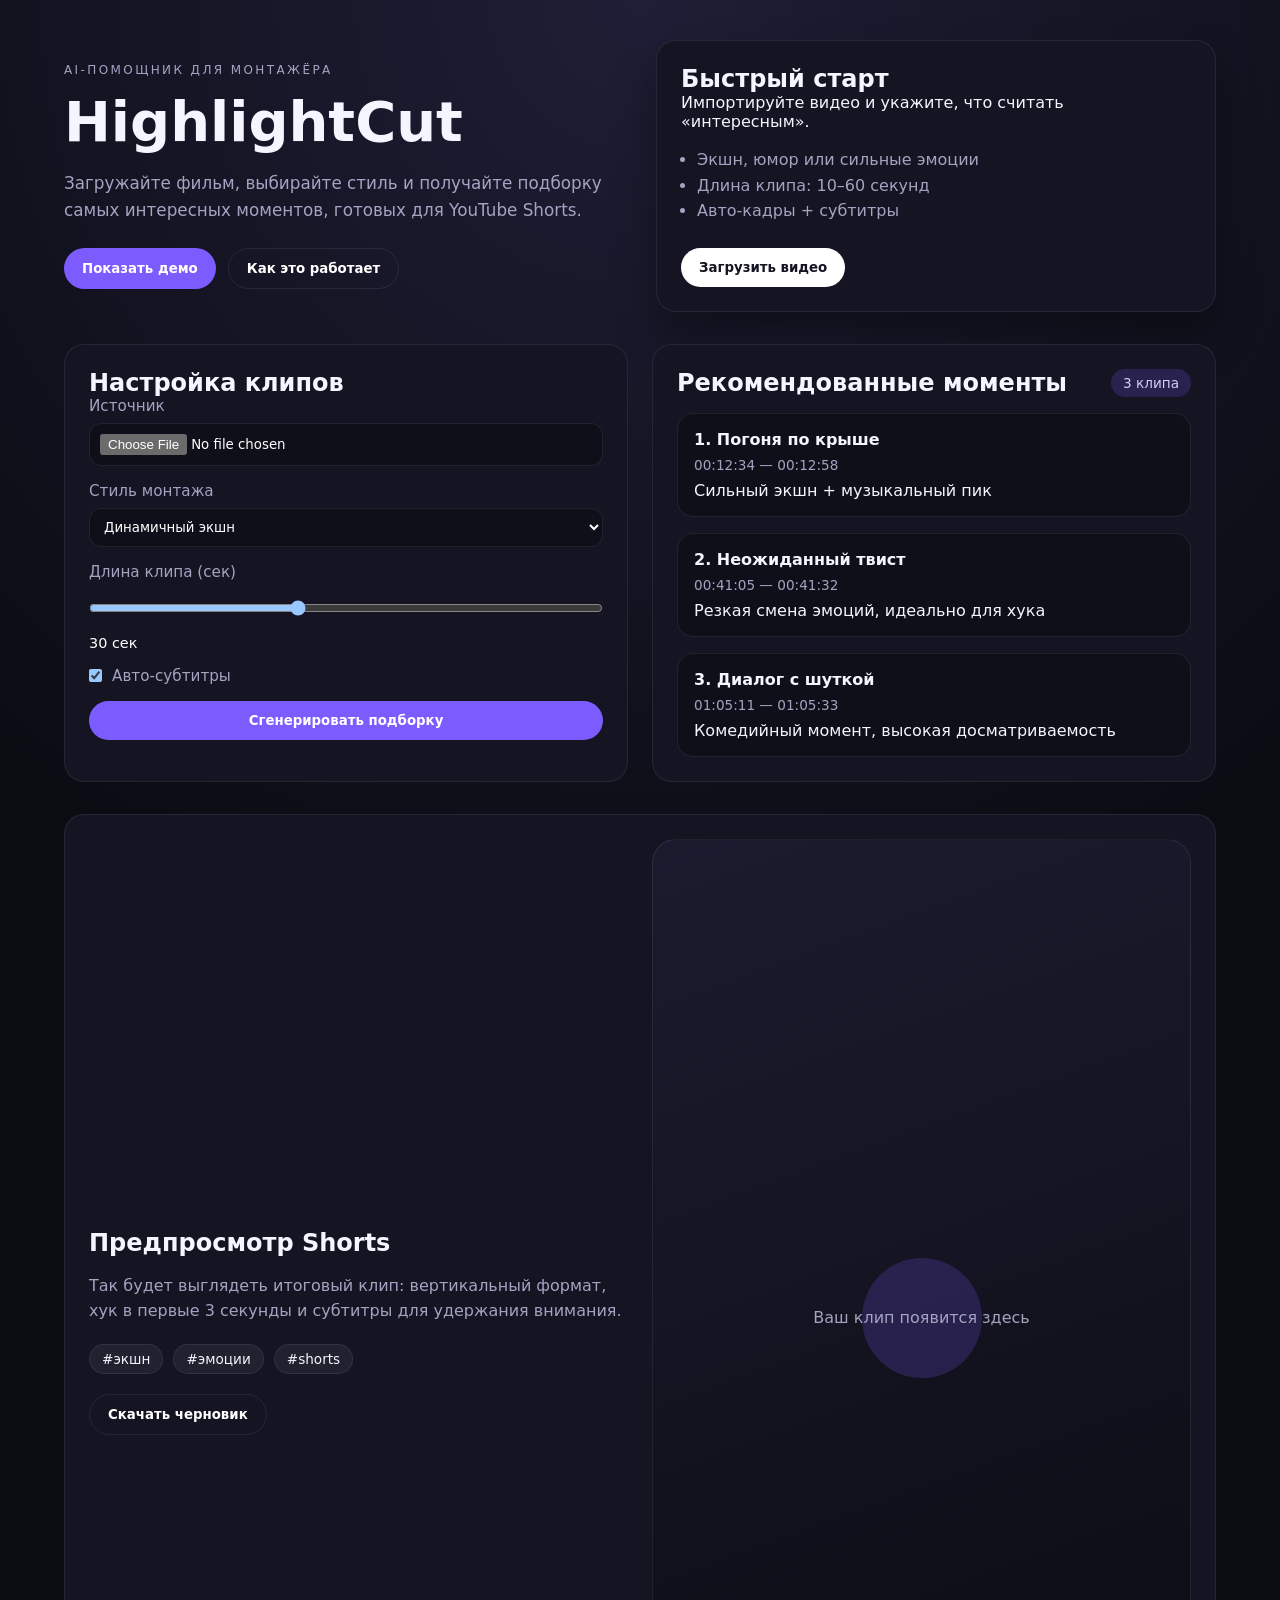
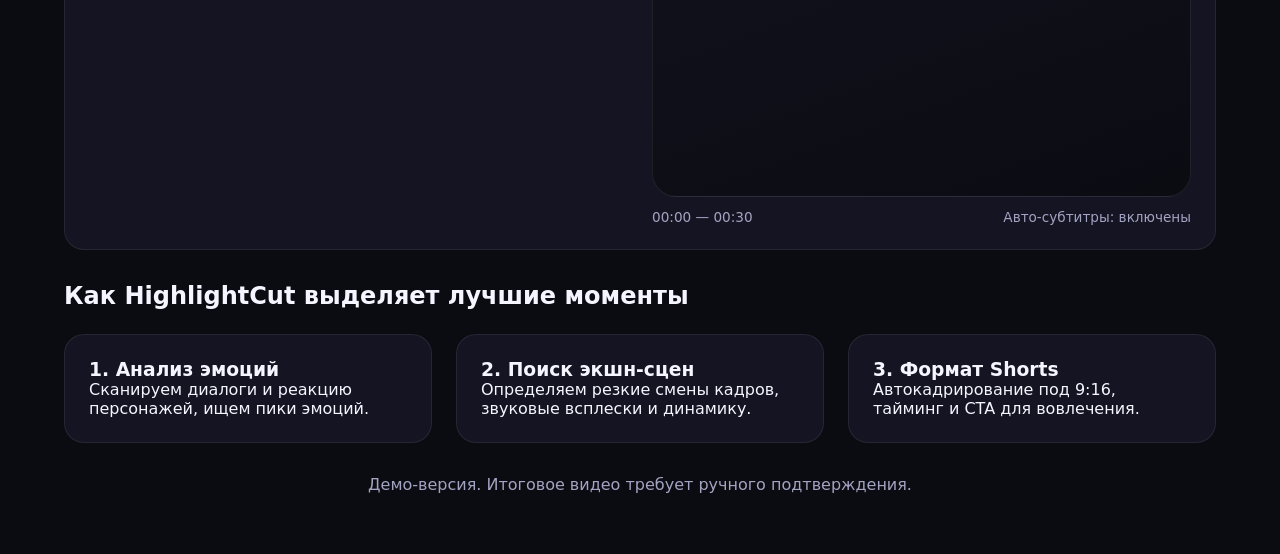
<file: public/index.html>
<!doctype html>
<html lang="ru">
  <head>
    <meta charset="UTF-8" />
    <meta name="viewport" content="width=device-width, initial-scale=1" />
    <title>HighlightCut — клипы для YouTube Shorts</title>
    <style>
      :root {
        color-scheme: dark;
        --bg: #0b0b12;
        --panel: #141422;
        --muted: #a3a3c2;
        --accent: #7c5cff;
        --accent-soft: rgba(124, 92, 255, 0.2);
        --border: rgba(255, 255, 255, 0.08);
      }

      * {
        box-sizing: border-box;
        margin: 0;
        padding: 0;
        font-family: "Inter", system-ui, sans-serif;
      }

      body {
        background: radial-gradient(circle at top, #1e1e36 0%, var(--bg) 45%);
        color: #f5f5ff;
        min-height: 100vh;
      }

      .page {
        max-width: 1200px;
        margin: 0 auto;
        padding: 40px 24px 60px;
        display: grid;
        gap: 32px;
      }

      .hero {
        display: grid;
        gap: 32px;
        grid-template-columns: repeat(auto-fit, minmax(280px, 1fr));
        align-items: center;
      }

      .eyebrow {
        text-transform: uppercase;
        letter-spacing: 0.2em;
        font-size: 12px;
        color: var(--muted);
        margin-bottom: 12px;
      }

      h1 {
        font-size: clamp(2.5rem, 5vw, 3.5rem);
        margin-bottom: 16px;
      }

      .subtitle {
        color: var(--muted);
        line-height: 1.6;
        font-size: 1.05rem;
        margin-bottom: 24px;
      }

      .hero-actions {
        display: flex;
        gap: 12px;
        flex-wrap: wrap;
      }

      button {
        border: none;
        cursor: pointer;
        padding: 12px 18px;
        border-radius: 999px;
        font-weight: 600;
        transition: transform 0.2s ease, box-shadow 0.2s ease;
      }

      button:hover {
        transform: translateY(-1px);
        box-shadow: 0 10px 30px rgba(0, 0, 0, 0.25);
      }

      .primary {
        background: var(--accent);
        color: #fff;
      }

      .secondary {
        background: #fff;
        color: #141422;
      }

      .ghost {
        background: transparent;
        color: #fff;
        border: 1px solid var(--border);
      }

      .panel {
        background: var(--panel);
        border: 1px solid var(--border);
        border-radius: 20px;
        padding: 24px;
      }

      .hero-card {
        box-shadow: 0 24px 40px rgba(0, 0, 0, 0.35);
      }

      .hero-card ul {
        margin: 16px 0 24px 16px;
        color: var(--muted);
        line-height: 1.6;
      }

      .content {
        display: grid;
        gap: 24px;
        grid-template-columns: repeat(auto-fit, minmax(280px, 1fr));
      }

      .panel-header {
        display: flex;
        justify-content: space-between;
        align-items: center;
        margin-bottom: 16px;
      }

      .badge {
        background: var(--accent-soft);
        color: #d6ccff;
        padding: 6px 12px;
        border-radius: 999px;
        font-size: 0.85rem;
      }

      .settings {
        display: grid;
        gap: 16px;
      }

      label {
        display: grid;
        gap: 8px;
        font-size: 0.95rem;
        color: var(--muted);
      }

      .range-output {
        color: #fff;
        font-size: 0.9rem;
      }

      input[type="file"],
      select,
      input[type="range"] {
        background: #0f0f1a;
        color: #fff;
        border: 1px solid var(--border);
        border-radius: 12px;
        padding: 10px;
      }

      .toggle {
        display: flex;
        gap: 10px;
        align-items: center;
      }

      .highlights {
        display: grid;
        gap: 16px;
      }

      .highlight-card {
        background: #0f0f1a;
        border-radius: 16px;
        padding: 16px;
        border: 1px solid var(--border);
        display: grid;
        gap: 8px;
      }

      .highlight-card span {
        color: var(--muted);
        font-size: 0.85rem;
      }

      .preview {
        display: grid;
        gap: 24px;
        grid-template-columns: repeat(auto-fit, minmax(260px, 1fr));
        align-items: center;
      }

      .preview-copy p {
        color: var(--muted);
        line-height: 1.6;
        margin: 16px 0 20px;
      }

      .preview-tags {
        display: flex;
        flex-wrap: wrap;
        gap: 10px;
        margin-bottom: 20px;
      }

      .preview-tags span {
        background: rgba(255, 255, 255, 0.06);
        border: 1px solid var(--border);
        padding: 6px 12px;
        border-radius: 999px;
        font-size: 0.85rem;
      }

      .preview-frame {
        display: grid;
        gap: 12px;
      }

      .preview-video {
        aspect-ratio: 9 / 16;
        background: linear-gradient(160deg, #1b1b2f, #0b0b12);
        border-radius: 24px;
        border: 1px solid var(--border);
        display: grid;
        place-items: center;
        text-align: center;
        position: relative;
        overflow: hidden;
        padding: 20px;
      }

      .preview-video p {
        color: var(--muted);
        z-index: 1;
      }

      .pulse {
        width: 120px;
        height: 120px;
        border-radius: 50%;
        background: rgba(124, 92, 255, 0.2);
        position: absolute;
        animation: pulse 2s infinite;
      }

      .preview-meta {
        display: flex;
        justify-content: space-between;
        color: var(--muted);
        font-size: 0.85rem;
      }

      .workflow {
        display: grid;
        gap: 24px;
      }

      .workflow-grid {
        display: grid;
        gap: 24px;
        grid-template-columns: repeat(auto-fit, minmax(240px, 1fr));
      }

      footer {
        text-align: center;
        color: var(--muted);
      }

      @media (max-width: 720px) {
        .hero-actions {
          flex-direction: column;
          align-items: stretch;
        }

        button {
          width: 100%;
        }

        .preview-meta {
          flex-direction: column;
          gap: 6px;
        }
      }

      @keyframes pulse {
        0% {
          transform: scale(0.85);
          opacity: 0.4;
        }
        50% {
          transform: scale(1);
          opacity: 0.7;
        }
        100% {
          transform: scale(0.85);
          opacity: 0.4;
        }
      }
    </style>
  </head>
  <body>
    <div class="page">
      <header class="hero">
        <div>
          <p class="eyebrow">AI-помощник для монтажёра</p>
          <h1>HighlightCut</h1>
          <p class="subtitle">
            Загружайте фильм, выбирайте стиль и получайте подборку самых интересных
            моментов, готовых для YouTube Shorts.
          </p>
          <div class="hero-actions">
            <button class="primary" type="button" id="demo-button">Показать демо</button>
            <button class="ghost" type="button">Как это работает</button>
          </div>
        </div>
        <div class="panel hero-card">
          <h2>Быстрый старт</h2>
          <p>Импортируйте видео и укажите, что считать «интересным».</p>
          <ul>
            <li>Экшн, юмор или сильные эмоции</li>
            <li>Длина клипа: 10–60 секунд</li>
            <li>Авто-кадры + субтитры</li>
          </ul>
          <button class="secondary" type="button">Загрузить видео</button>
        </div>
      </header>

      <main class="content">
        <section class="panel">
          <h2>Настройка клипов</h2>
          <form class="settings">
            <label>
              Источник
              <input type="file" accept="video/*" />
            </label>
            <label>
              Стиль монтажа
              <select>
                <option>Динамичный экшн</option>
                <option>Комедийные моменты</option>
                <option>Сильные эмоции</option>
                <option>Сюжетные повороты</option>
              </select>
            </label>
            <label>
              Длина клипа (сек)
              <input type="range" min="10" max="60" value="30" id="duration" />
              <span class="range-output" id="duration-output">30 сек</span>
            </label>
            <label class="toggle">
              <input type="checkbox" checked />
              Авто-субтитры
            </label>
            <button type="button" class="primary" id="generate">Сгенерировать подборку</button>
          </form>
        </section>

        <section class="panel">
          <div class="panel-header">
            <h2>Рекомендованные моменты</h2>
            <span class="badge" id="highlight-count">0 клипов</span>
          </div>
          <div class="highlights" id="highlights"></div>
        </section>
      </main>

      <section class="panel preview">
        <div class="preview-copy">
          <h2>Предпросмотр Shorts</h2>
          <p>
            Так будет выглядеть итоговый клип: вертикальный формат, хук в первые
            3 секунды и субтитры для удержания внимания.
          </p>
          <div class="preview-tags">
            <span>#экшн</span>
            <span>#эмоции</span>
            <span>#shorts</span>
          </div>
          <button class="ghost" type="button">Скачать черновик</button>
        </div>
        <div class="preview-frame">
          <div class="preview-video">
            <div class="pulse"></div>
            <p>Ваш клип появится здесь</p>
          </div>
          <div class="preview-meta">
            <span>00:00 — 00:30</span>
            <span>Авто-субтитры: включены</span>
          </div>
        </div>
      </section>

      <section class="workflow">
        <h2>Как HighlightCut выделяет лучшие моменты</h2>
        <div class="workflow-grid">
          <div class="panel">
            <h3>1. Анализ эмоций</h3>
            <p>Сканируем диалоги и реакцию персонажей, ищем пики эмоций.</p>
          </div>
          <div class="panel">
            <h3>2. Поиск экшн-сцен</h3>
            <p>Определяем резкие смены кадров, звуковые всплески и динамику.</p>
          </div>
          <div class="panel">
            <h3>3. Формат Shorts</h3>
            <p>Автокадрирование под 9:16, тайминг и CTA для вовлечения.</p>
          </div>
        </div>
      </section>

      <footer>
        <p>Демо-версия. Итоговое видео требует ручного подтверждения.</p>
      </footer>
    </div>

    <script>
      const highlightData = [
        {
          title: "Погоня по крыше",
          time: "00:12:34 — 00:12:58",
          note: "Сильный экшн + музыкальный пик"
        },
        {
          title: "Неожиданный твист",
          time: "00:41:05 — 00:41:32",
          note: "Резкая смена эмоций, идеально для хука"
        },
        {
          title: "Диалог с шуткой",
          time: "01:05:11 — 01:05:33",
          note: "Комедийный момент, высокая досматриваемость"
        }
      ];

      const highlightsContainer = document.getElementById("highlights");
      const highlightCount = document.getElementById("highlight-count");
      const generateButton = document.getElementById("generate");
      const demoButton = document.getElementById("demo-button");
      const durationRange = document.getElementById("duration");
      const durationOutput = document.getElementById("duration-output");

      function renderHighlights(items) {
        highlightsContainer.innerHTML = "";
        items.forEach((item, index) => {
          const card = document.createElement("div");
          card.className = "highlight-card";
          card.innerHTML = `
            <strong>${index + 1}. ${item.title}</strong>
            <span>${item.time}</span>
            <p>${item.note}</p>
          `;
          highlightsContainer.appendChild(card);
        });
        highlightCount.textContent = `${items.length} клипа`;
      }

      function updateDuration() {
        durationOutput.textContent = `${durationRange.value} сек`;
      }

      generateButton.addEventListener("click", () => renderHighlights(highlightData));
      demoButton.addEventListener("click", () => renderHighlights(highlightData));
      durationRange.addEventListener("input", updateDuration);

      renderHighlights(highlightData);
      updateDuration();
    </script>
  </body>
</html>
</file>
